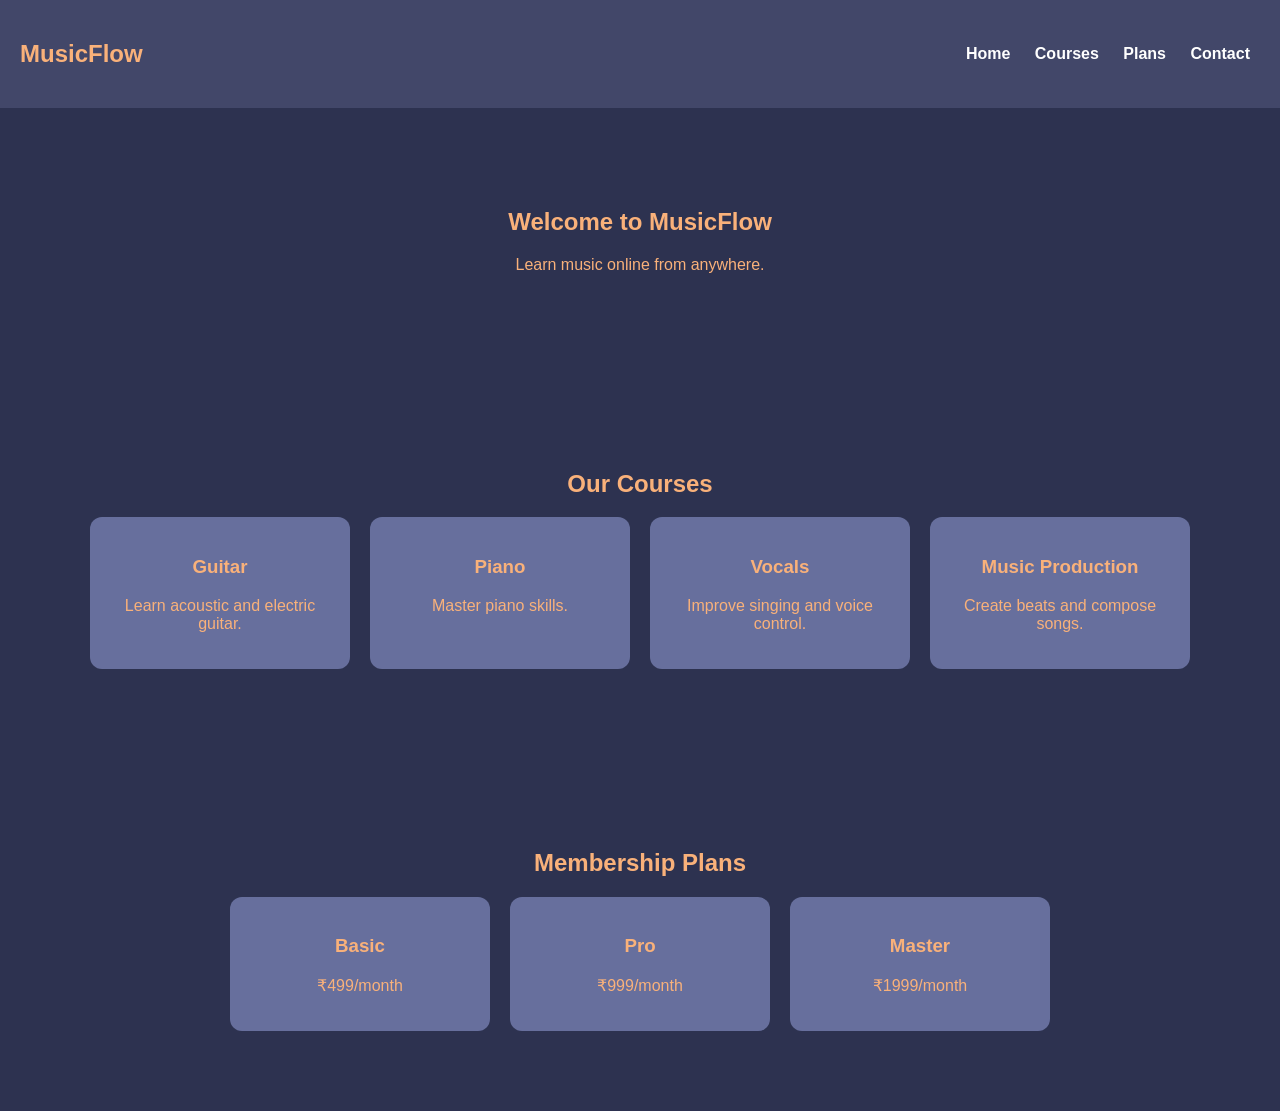
<file: index.html>
<!DOCTYPE html>
<html>

<head>
<title>Music Academy</title>
<link rel="stylesheet" href="style.css">
</head>

<body>

<header>
<h2>MusicFlow</h2>

<nav>
<a href="#home">Home</a>
<a href="#courses">Courses</a>
<a href="#plans">Plans</a>
<a href="contact.html">Contact</a>
</nav>
</header>

<section id="home">
<h1>Welcome to MusicFlow</h1>
<p>Learn music online from anywhere.</p>
</section>

<section id="courses">
<h1>Our Courses</h1>

<div class="cards">

<div class="card">
<h3>Guitar</h3>
<p>Learn acoustic and electric guitar.</p>
</div>

<div class="card">
<h3>Piano</h3>
<p>Master piano skills.</p>
</div>

<div class="card">
<h3>Vocals</h3>
<p>Improve singing and voice control.</p>
</div>

<div class="card">
<h3>Music Production</h3>
<p>Create beats and compose songs.</p>
</div>

</div>

</section>

<section id="plans">
<h1>Membership Plans</h1>

<div class="cards">

<div class="card">
<h3>Basic</h3>
<p>₹499/month</p>
</div>

<div class="card">
<h3>Pro</h3>
<p>₹999/month</p>
</div>

<div class="card">
<h3>Master</h3>
<p>₹1999/month</p>
</div>

</div>

</section>

</body>
</html>
</file>
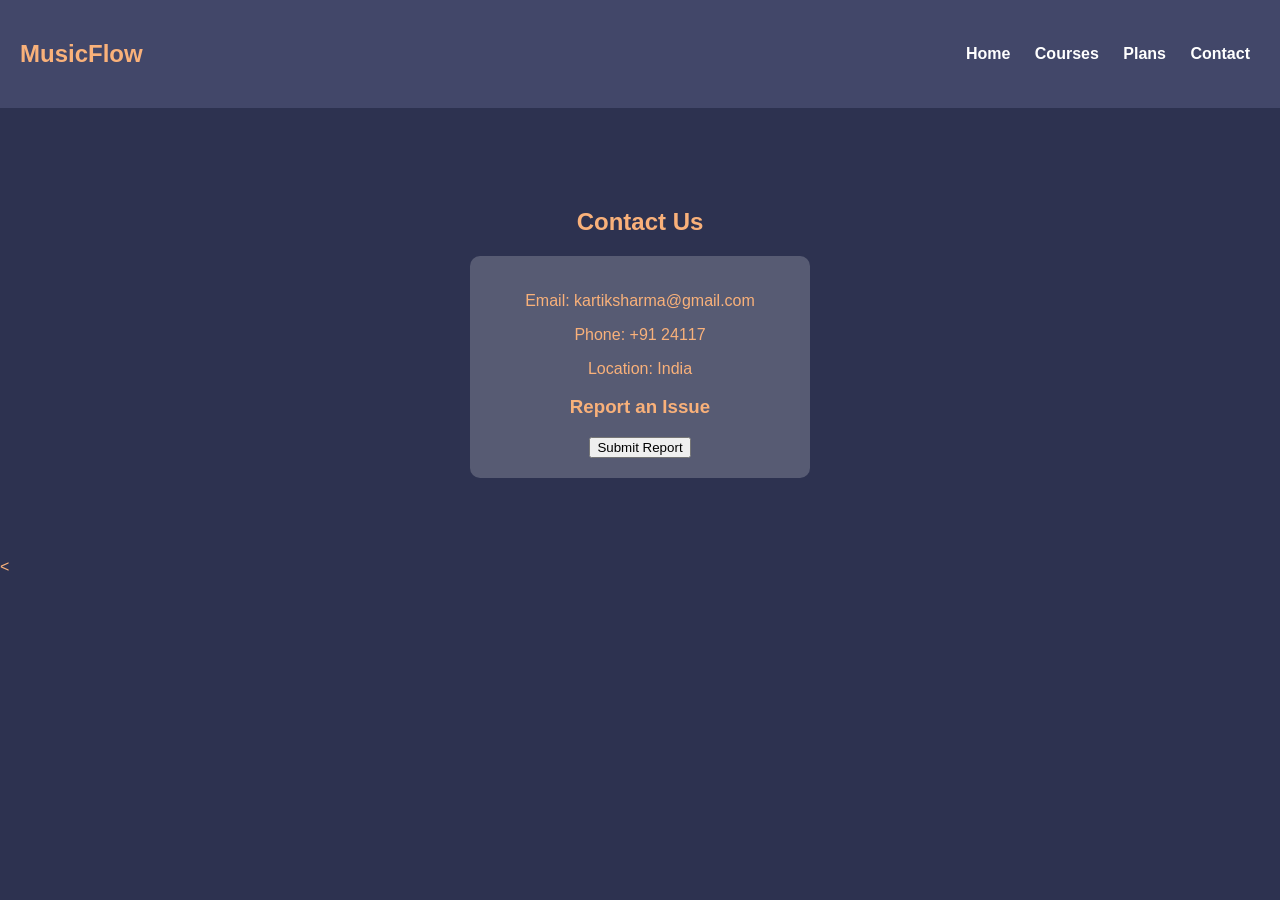
<file: contact.html>
<!DOCTYPE html>
<html>

<head>
<title>Contact Us</title>
<link rel="stylesheet" href="style.css">
</head>

<body>

<header>
<h2>MusicFlow</h2>

<nav>
<a href="index.html">Home</a>
<a href="index.html#courses">Courses</a>
<a href="index.html#plans">Plans</a>
<a href="contact.html">Contact</a>
</nav>

</header>
<section>

<h1>Contact Us</h1>

<div class="contact-box">

<p>Email: kartiksharma@gmail.com</p>
<p>Phone: +91 24117</p>
<p>Location: India</p>

<h3>Report an Issue</h3>

<a href="https://docs.google.com/forms/d/e/1FAIpQLSdjfeDU4QzvFRE-ATxqpGJqVzZGyjaiJCq1BK2aDxCgayKJtw/viewform?usp=header" target="_blank">
<button>Submit Report</button>
</a>

</div>

</section>

<</body>
</html>
</file>
<file: style.css>
body{
margin:0;
font-family: 'Trebuchet MS',sans-serif;
background:#2d3250;
color:#f9b17a;
}

header{
display:flex;
justify-content:space-between;
align-items:center;
padding:20px;
background:#424769;
position:sticky;
top:0;
}

nav a{
color:white;
margin:10px;
text-decoration:none;
font-weight:bold;
}

section{
padding:80px;
text-align:center;
}

.cards{
display:flex;
justify-content:center;
flex-wrap:wrap;
gap:20px;
}

.card{
background:#676f9d;
padding:20px;
width:220px;
border-radius:12px;
}

.contact-box{
background:rgba(255,255,255,0.2);
padding:20px;
width:300px;
margin:auto;
border-radius:10px;
}
</file>
